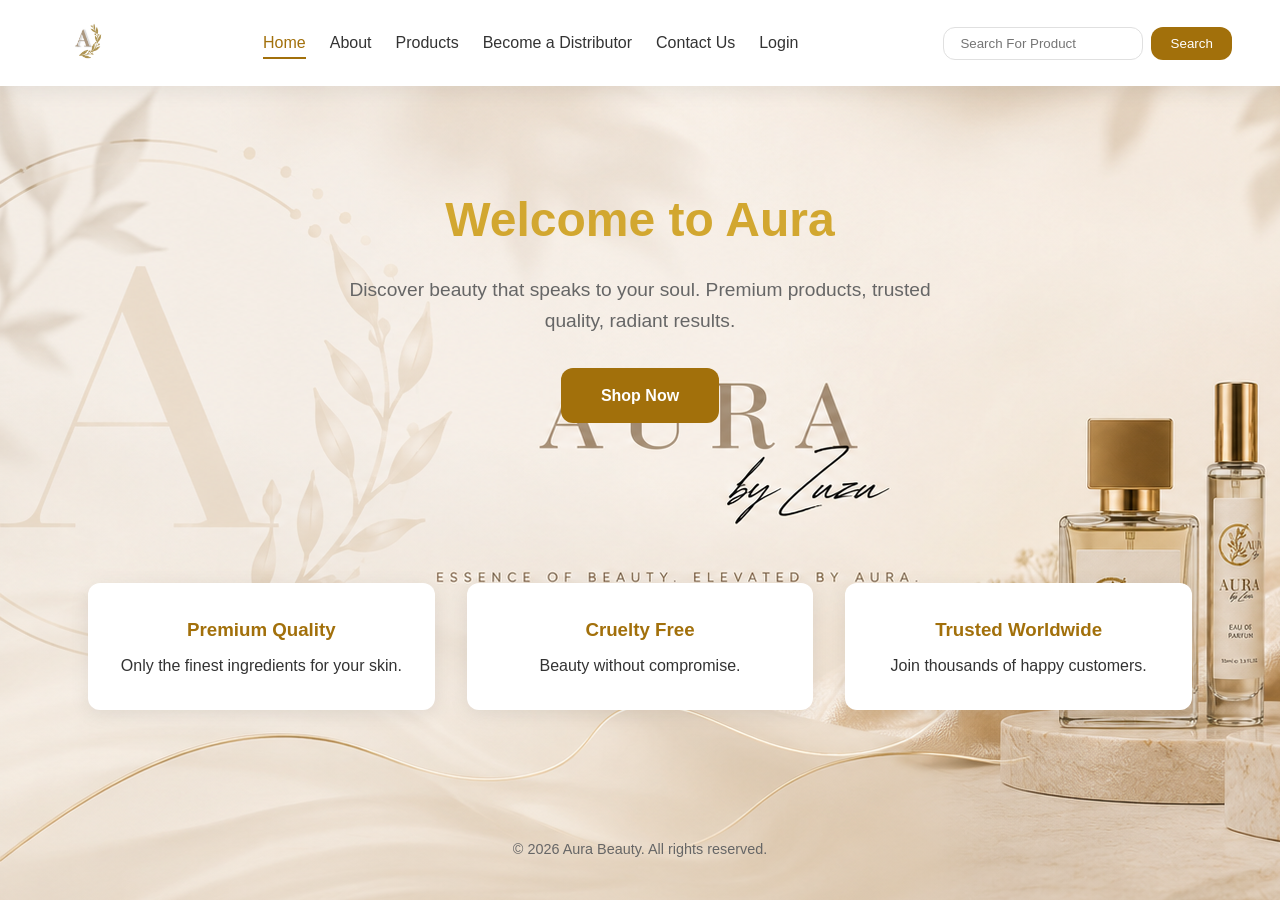
<file: index.html>
<!DOCTYPE html>
<html lang="en">
<head>
    <meta charset="UTF-8">
    <meta name="viewport" content="width=device-width, initial-scale=1.0">
    <title>Aura — Home</title>
    <link rel="stylesheet" href="styles.css">
</head>
<body>
    <nav class="navbar">
        <a href="index.html" class="logo-link">
            <img src="2.png" alt="Aura Logo" class="logo-img">
        </a>
        <ul class="menu">
            <li><a href="index.html" class="active">Home</a></li>
            <li><a href="about.html">About</a></li>
            <li><a href="products.html">Products</a></li>
            <li><a href="distributor.html">Become a Distributor</a></li>
            <li><a href="contact.html">Contact Us</a></li>
            <li><a href="login.html">Login</a></li>
        </ul>
        <div class="search">
            <input type="search" placeholder="Search For Product">
            <button class="btn">Search</button>
        </div>
    </nav>

    <header class="hero">
        <div class="hero-content">
            <h1>Welcome to Aura</h1>
            <p>Discover beauty that speaks to your soul. Premium products, trusted quality, radiant results.</p>
            <a href="products.html" class="btn-primary">Shop Now</a>
        </div>
    </header>

    <section class="features">
        <div class="feature-card">
            <h3>Premium Quality</h3>
            <p>Only the finest ingredients for your skin.</p>
        </div>
        <div class="feature-card">
            <h3>Cruelty Free</h3>
            <p>Beauty without compromise.</p>
        </div>
        <div class="feature-card">
            <h3>Trusted Worldwide</h3>
            <p>Join thousands of happy customers.</p>
        </div>
    </section>

    <footer>
        <p>&copy; 2026 Aura Beauty. All rights reserved.</p>
    </footer>
</body>
</html>
</file>
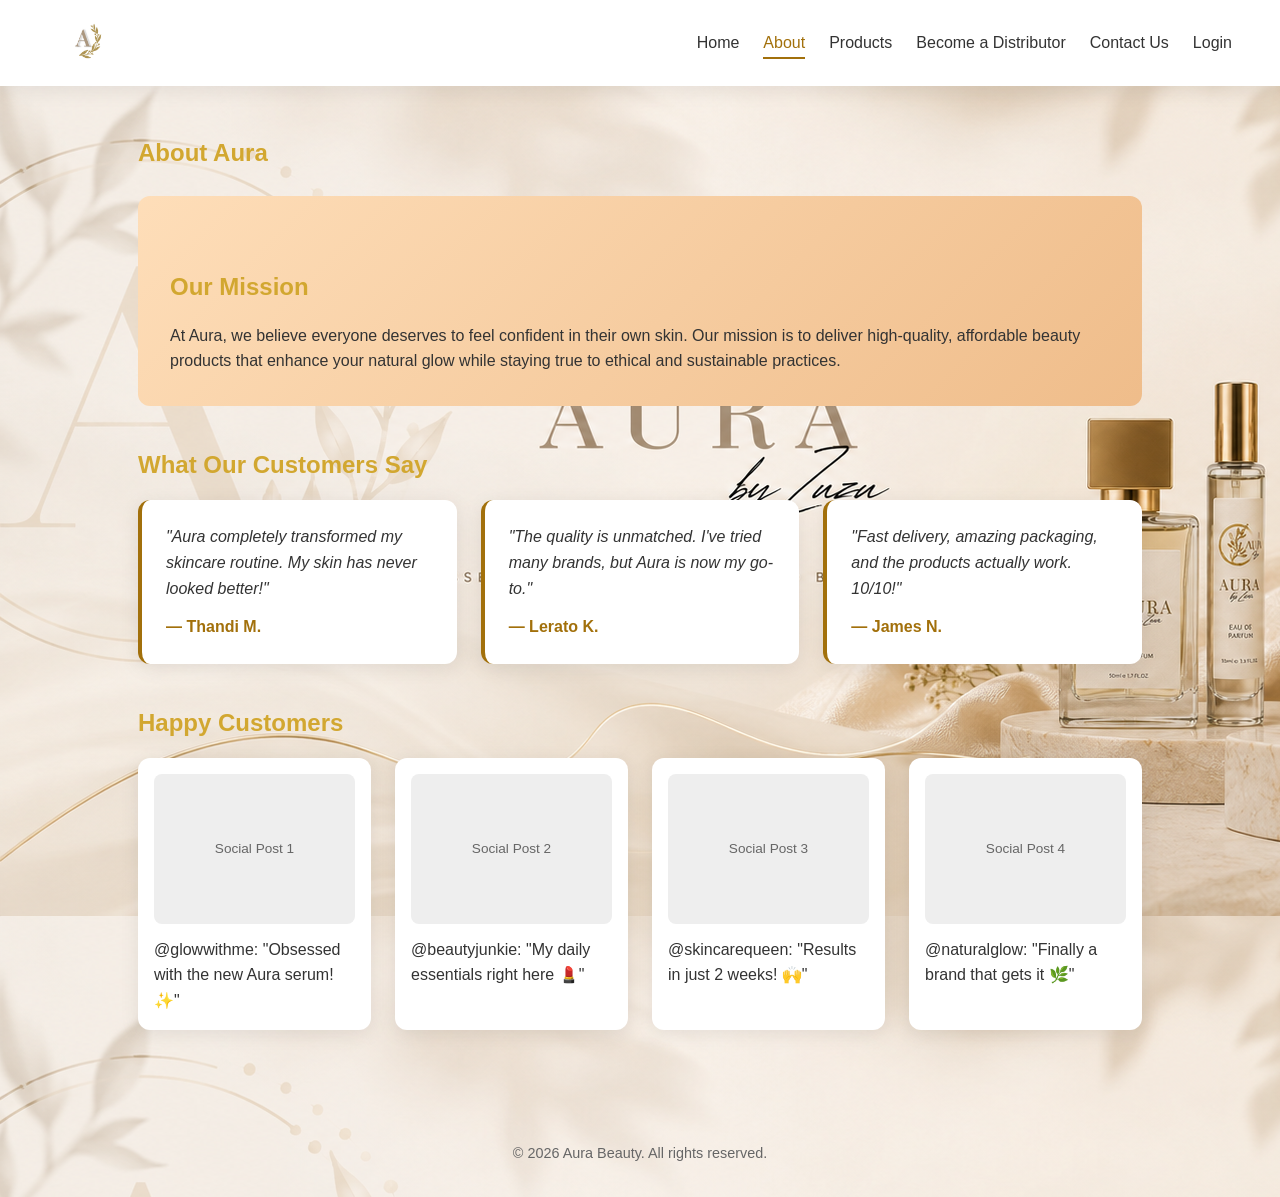
<file: about.html>
<!DOCTYPE html>
<html lang="en">
<head>
    <meta charset="UTF-8">
    <meta name="viewport" content="width=device-width, initial-scale=1.0">
    <title>Aura — About Us</title>
    <link rel="stylesheet" href="styles.css">
</head>
<body>
    <nav class="navbar">
        <a href="index.html" class="logo-link">
            <img src="2.png" alt="Aura Logo" class="logo-img">
        </a>
        <ul class="menu">
            <li><a href="index.html">Home</a></li>
            <li><a href="about.html" class="active">About</a></li>
            <li><a href="products.html">Products</a></li>
            <li><a href="distributor.html">Become a Distributor</a></li>
            <li><a href="contact.html">Contact Us</a></li>
            <li><a href="login.html">Login</a></li>
        </ul>
    </nav>

    <main class="container">
        <section class="about-section">
            <h1>About Aura</h1>
            <div class="mission-box">
                <h2>Our Mission</h2>
                <p>At Aura, we believe everyone deserves to feel confident in their own skin. Our mission is to deliver high-quality, affordable beauty products that enhance your natural glow while staying true to ethical and sustainable practices.</p>
            </div>

            <h2>What Our Customers Say</h2>
            <div class="testimonials">
                <div class="testimonial-card">
                    <p>"Aura completely transformed my skincare routine. My skin has never looked better!"</p>
                    <span>— Thandi M.</span>
                </div>
                <div class="testimonial-card">
                    <p>"The quality is unmatched. I've tried many brands, but Aura is now my go-to."</p>
                    <span>— Lerato K.</span>
                </div>
                <div class="testimonial-card">
                    <p>"Fast delivery, amazing packaging, and the products actually work. 10/10!"</p>
                    <span>— James N.</span>
                </div>
            </div>

            <h2>Happy Customers</h2>
            <div class="social-grid">
                <div class="social-post">
                    <div class="post-img placeholder">Social Post 1</div>
                    <p>@glowwithme: "Obsessed with the new Aura serum! ✨"</p>
                </div>
                <div class="social-post">
                    <div class="post-img placeholder">Social Post 2</div>
                    <p>@beautyjunkie: "My daily essentials right here 💄"</p>
                </div>
                <div class="social-post">
                    <div class="post-img placeholder">Social Post 3</div>
                    <p>@skincarequeen: "Results in just 2 weeks! 🙌"</p>
                </div>
                <div class="social-post">
                    <div class="post-img placeholder">Social Post 4</div>
                    <p>@naturalglow: "Finally a brand that gets it 🌿"</p>
                </div>
            </div>
        </section>
    </main>

    <footer>
        <p>&copy; 2026 Aura Beauty. All rights reserved.</p>
    </footer>
</body>
</html>
</file>
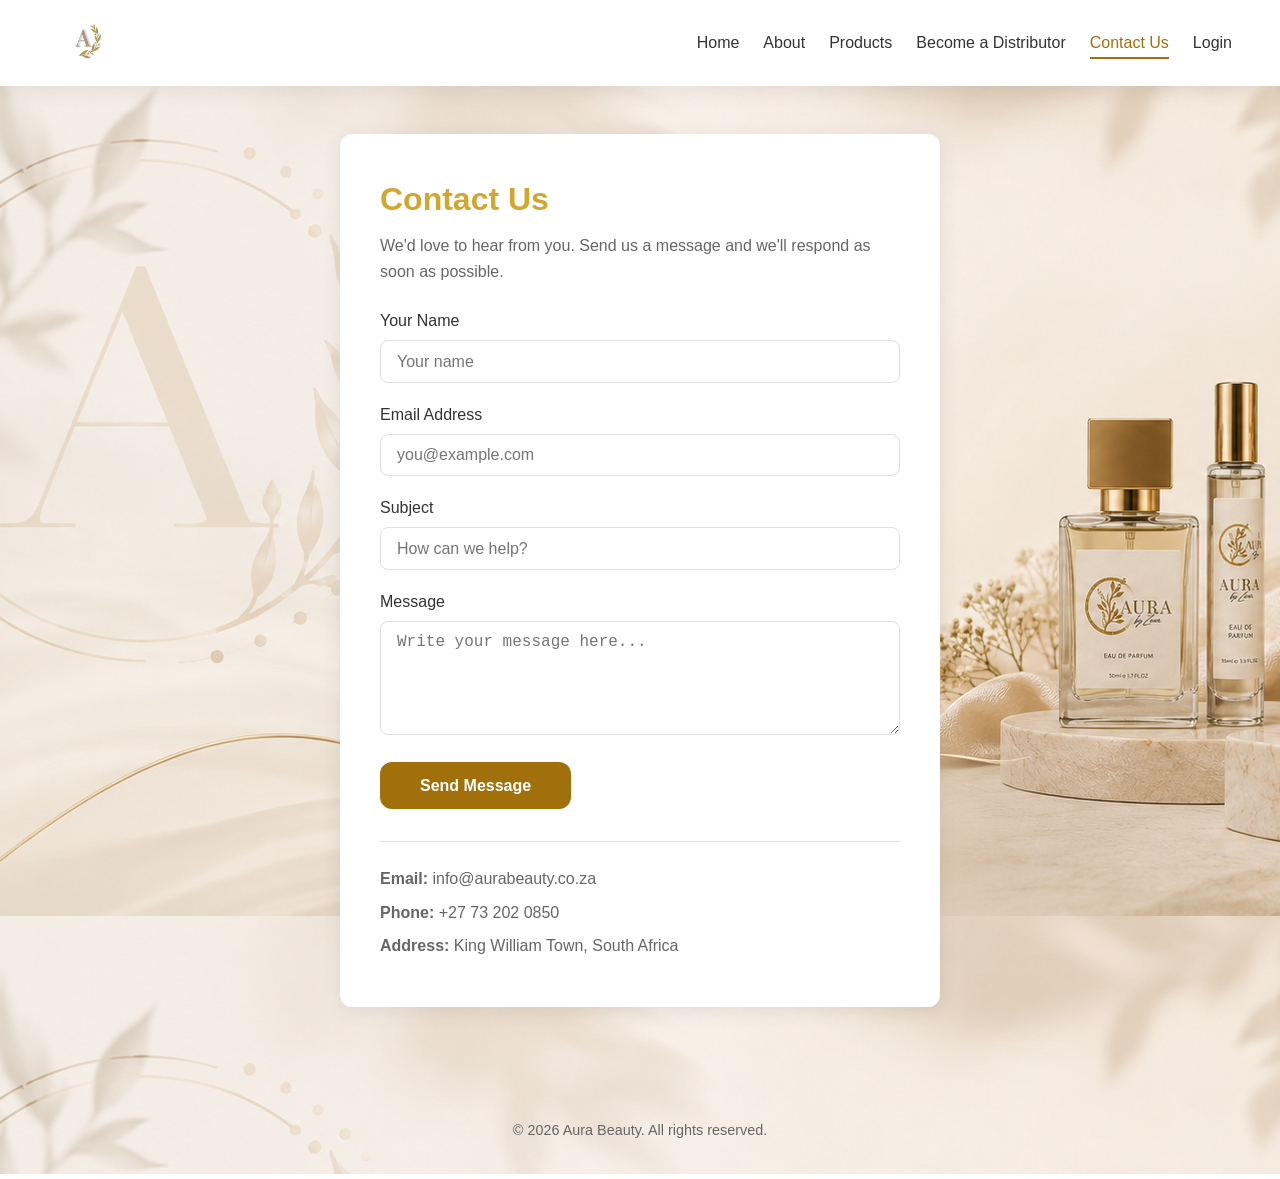
<file: contact.html>
<!DOCTYPE html>
<html lang="en">
<head>
    <meta charset="UTF-8">
    <meta name="viewport" content="width=device-width, initial-scale=1.0">
    <title>Aura — Contact Us</title>
    <link rel="stylesheet" href="styles.css">
</head>
<body>
    <nav class="navbar">
        <a href="index.html" class="logo-link">
            <img src="2.png" alt="Aura Logo" class="logo-img">
        </a>
        <ul class="menu">
            <li><a href="index.html">Home</a></li>
            <li><a href="about.html">About</a></li>
            <li><a href="products.html">Products</a></li>
            <li><a href="distributor.html">Become a Distributor</a></li>
            <li><a href="contact.html" class="active">Contact Us</a></li>
            <li><a href="login.html">Login</a></li>
        </ul>
    </nav>

    <main class="container">
        <div class="form-card">
            <h1>Contact Us</h1>
            <p>We'd love to hear from you. Send us a message and we'll respond as soon as possible.</p>
            <form action="#" method="POST">
                <div class="form-group">
                    <label for="cname">Your Name</label>
                    <input type="text" id="cname" name="name" required placeholder="Your name">
                </div>
                <div class="form-group">
                    <label for="cemail">Email Address</label>
                    <input type="email" id="cemail" name="email" required placeholder="you@example.com">
                </div>
                <div class="form-group">
                    <label for="csubject">Subject</label>
                    <input type="text" id="csubject" name="subject" required placeholder="How can we help?">
                </div>
                <div class="form-group">
                    <label for="cmessage">Message</label>
                    <textarea id="cmessage" name="message" rows="5" required placeholder="Write your message here..."></textarea>
                </div>
                <button type="submit" class="btn-primary">Send Message</button>
            </form>

            <div class="contact-info">
                <p><strong>Email:</strong> info@aurabeauty.co.za</p>
                <p><strong>Phone:</strong> +27 73 202 0850</p>
                <p><strong>Address:</strong> King William Town, South Africa</p>
            </div>
        </div>
    </main>

    <footer>
        <p>&copy; 2026 Aura Beauty. All rights reserved.</p>
    </footer>
</body>
</html>
</file>
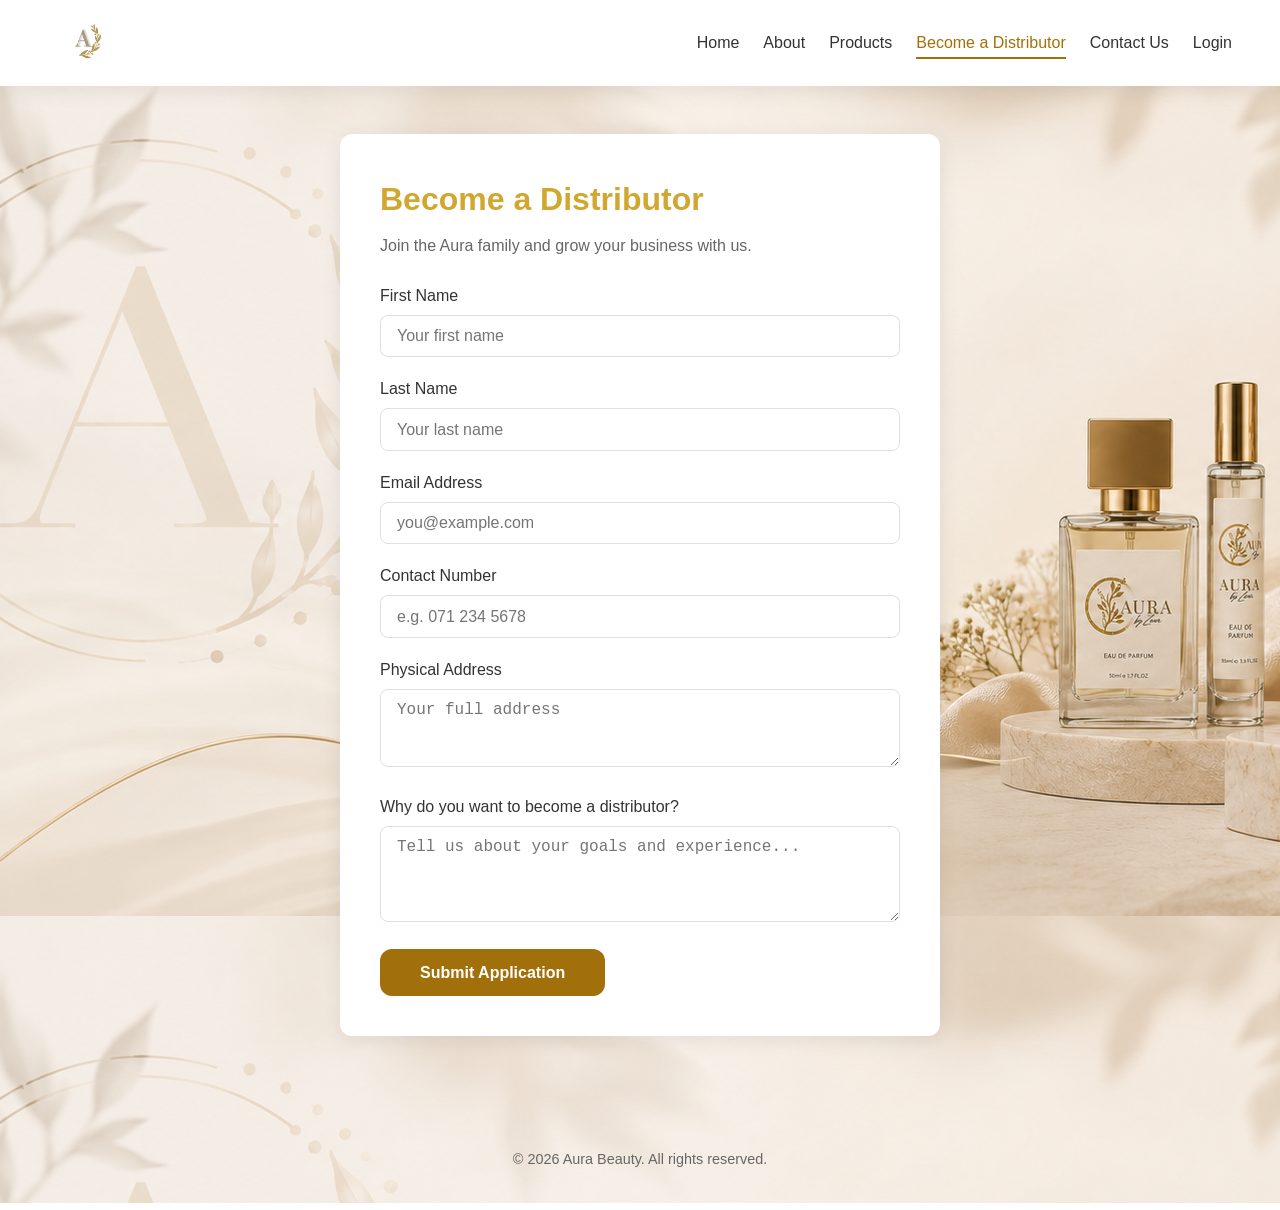
<file: distributor.html>
<!DOCTYPE html>
<html lang="en">
<head>
    <meta charset="UTF-8">
    <meta name="viewport" content="width=device-width, initial-scale=1.0">
    <title>Aura — Become a Distributor</title>
    <link rel="stylesheet" href="styles.css">
</head>
<body>
    <nav class="navbar">
        <a href="index.html" class="logo-link">
            <img src="2.png" alt="Aura Logo" class="logo-img">
        </a>
        <ul class="menu">
            <li><a href="index.html">Home</a></li>
            <li><a href="about.html">About</a></li>
            <li><a href="products.html">Products</a></li>
            <li><a href="distributor.html" class="active">Become a Distributor</a></li>
            <li><a href="contact.html">Contact Us</a></li>
            <li><a href="login.html">Login</a></li>
        </ul>
    </nav>

    <main class="container">
        <div class="form-card">
            <h1>Become a Distributor</h1>
            <p>Join the Aura family and grow your business with us.</p>
            <form action="#" method="POST">
                <div class="form-group">
                    <label for="fname">First Name</label>
                    <input type="text" id="fname" name="firstname" required placeholder="Your first name">
                </div>
                <div class="form-group">
                    <label for="lname">Last Name</label>
                    <input type="text" id="lname" name="lastname" required placeholder="Your last name">
                </div>
                <div class="form-group">
                    <label for="email">Email Address</label>
                    <input type="email" id="email" name="email" required placeholder="you@example.com">
                </div>
                <div class="form-group">
                    <label for="contact">Contact Number</label>
                    <input type="tel" id="contact" name="contact" required placeholder="e.g. 071 234 5678">
                </div>
                <div class="form-group">
                    <label for="address">Physical Address</label>
                    <textarea id="address" name="address" rows="3" required placeholder="Your full address"></textarea>
                </div>
                <div class="form-group">
                    <label for="reason">Why do you want to become a distributor?</label>
                    <textarea id="reason" name="reason" rows="4" required placeholder="Tell us about your goals and experience..."></textarea>
                </div>
                <button type="submit" class="btn-primary">Submit Application</button>
            </form>
        </div>
    </main>

    <footer>
        <p>&copy; 2026 Aura Beauty. All rights reserved.</p>
    </footer>
</body>
</html>
</file>
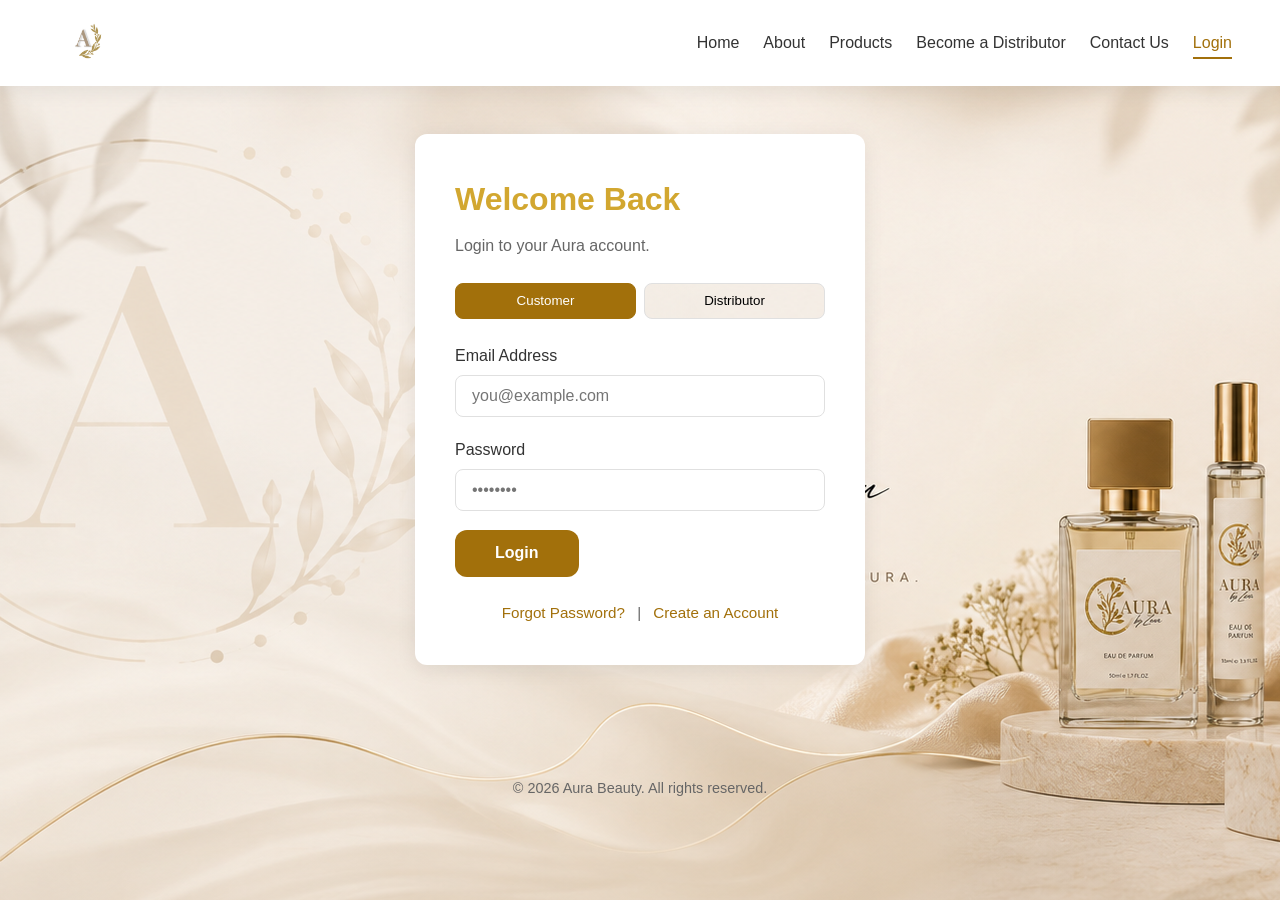
<file: login.html>
<!DOCTYPE html>
<html lang="en">
<head>
    <meta charset="UTF-8">
    <meta name="viewport" content="width=device-width, initial-scale=1.0">
    <title>Aura — Login</title>
    <link rel="stylesheet" href="styles.css">
</head>
<body>
    <nav class="navbar">
        <a href="index.html" class="logo-link">
            <img src="2.png" alt="Aura Logo" class="logo-img">
        </a>
        <ul class="menu">
            <li><a href="index.html">Home</a></li>
            <li><a href="about.html">About</a></li>
            <li><a href="products.html">Products</a></li>
            <li><a href="distributor.html">Become a Distributor</a></li>
            <li><a href="contact.html">Contact Us</a></li>
            <li><a href="login.html" class="active">Login</a></li>
        </ul>
    </nav>

    <main class="container">
        <div class="form-card login-card">
            <h1>Welcome Back</h1>
            <p>Login to your Aura account.</p>

            <div class="tabs">
                <button class="tab-btn active" onclick="switchTab('customer')">Customer</button>
                <button class="tab-btn" onclick="switchTab('distributor')">Distributor</button>
            </div>

            <form action="#" method="POST" id="login-form">
                <div class="form-group">
                    <label for="login-email">Email Address</label>
                    <input type="email" id="login-email" name="email" required placeholder="you@example.com">
                </div>
                <div class="form-group">
                    <label for="login-password">Password</label>
                    <input type="password" id="login-password" name="password" required placeholder="••••••••">
                </div>
                <button type="submit" class="btn-primary">Login</button>
            </form>

            <div class="login-links">
                <a href="#">Forgot Password?</a>
                <span>|</span>
                <a href="#">Create an Account</a>
            </div>
        </div>
    </main>

    <footer>
        <p>&copy; 2026 Aura Beauty. All rights reserved.</p>
    </footer>

    <script>
        function switchTab(type) {
            document.querySelectorAll('.tab-btn').forEach(btn => btn.classList.remove('active'));
            event.target.classList.add('active');
            // In a real app, this would switch the form action or fields
        }
    </script>
</body>
</html>
</file>
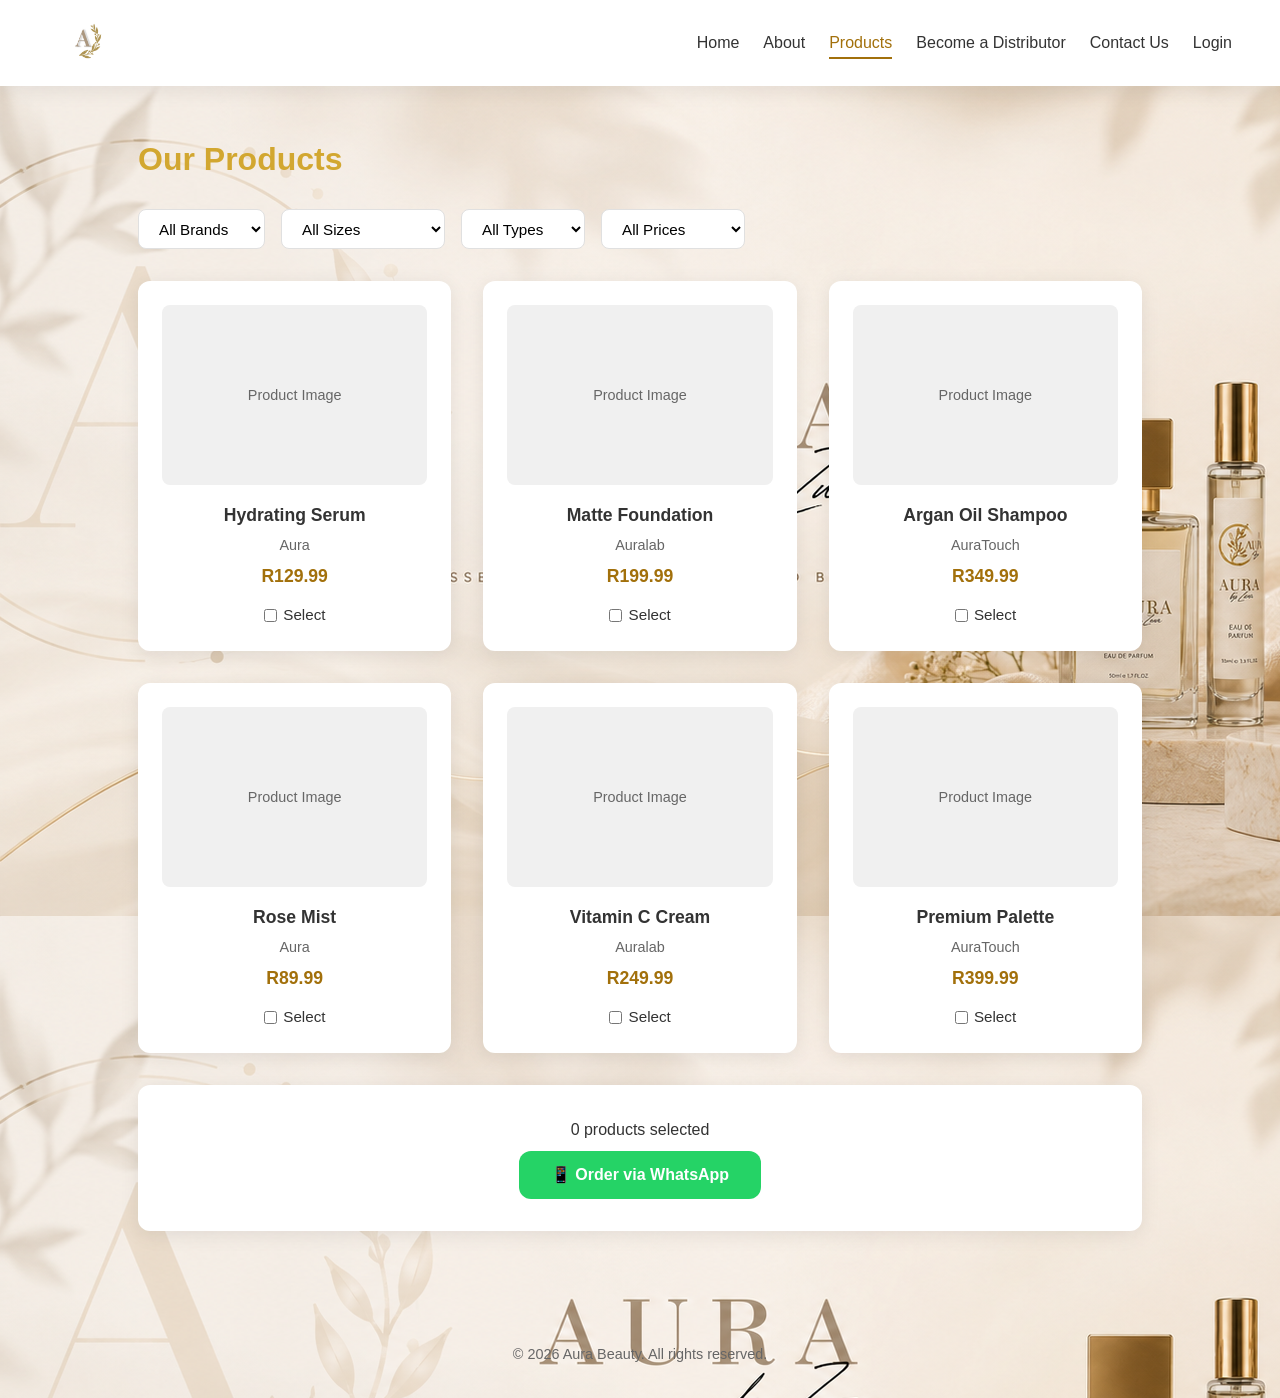
<file: products.html>
<!DOCTYPE html>
<html lang="en">
<head>
    <meta charset="UTF-8">
    <meta name="viewport" content="width=device-width, initial-scale=1.0">
    <title>Aura — Products</title>
    <link rel="stylesheet" href="styles.css">
</head>
<body>
    <nav class="navbar">
        <a href="index.html" class="logo-link">
            <img src="2.png" alt="Aura Logo" class="logo-img">
        </a>
        <ul class="menu">
            <li><a href="index.html">Home</a></li>
            <li><a href="about.html">About</a></li>
            <li><a href="products.html" class="active">Products</a></li>
            <li><a href="distributor.html">Become a Distributor</a></li>
            <li><a href="contact.html">Contact Us</a></li>
            <li><a href="login.html">Login</a></li>
        </ul>
    </nav>

    <main class="container">
        <h1>Our Products</h1>

        <div class="filters">
            <select id="filter-brand">
                <option value="all">All Brands</option>
                <option value="aura">Aura</option>
                <option value="glowlab">Auralab</option>
                <option value="puretouch">AuraTouch</option>
            </select>
            <select id="filter-size">
                <option value="all">All Sizes</option>
                <option value="small">Small (50ml)</option>
                <option value="medium">Medium (100ml)</option>
                <option value="large">Large (200ml)</option>
            </select>
            <select id="filter-type">
                <option value="all">All Types</option>
                <option value="skincare">Skincare</option>
                <option value="makeup">Makeup</option>
                <option value="haircare">Haircare</option>
                <option value="fragrance">Fragrance</option>
            </select>
            <select id="filter-price">
                <option value="all">All Prices</option>
                <option value="low">Under R150</option>
                <option value="mid">R150 – R300</option>
                <option value="high">Above R300</option>
            </select>
        </div>

        <div class="product-grid" id="product-grid">
            <div class="product-card" data-brand="aura" data-size="small" data-type="skincare" data-price="low">
                <div class="product-img placeholder">Product Image</div>
                <h3>Hydrating Serum</h3>
                <p class="brand">Aura</p>
                <p class="price">R129.99</p>
                <label><input type="checkbox" class="select-product" data-name="Hydrating Serum"> Select</label>
            </div>
            <div class="product-card" data-brand="glowlab" data-size="medium" data-type="makeup" data-price="mid">
                <div class="product-img placeholder">Product Image</div>
                <h3>Matte Foundation</h3>
                <p class="brand">Auralab</p>
                <p class="price">R199.99</p>
                <label><input type="checkbox" class="select-product" data-name="Matte Foundation"> Select</label>
            </div>
            <div class="product-card" data-brand="puretouch" data-size="large" data-type="haircare" data-price="high">
                <div class="product-img placeholder">Product Image</div>
                <h3>Argan Oil Shampoo</h3>
                <p class="brand">AuraTouch</p>
                <p class="price">R349.99</p>
                <label><input type="checkbox" class="select-product" data-name="Argan Oil Shampoo"> Select</label>
            </div>
            <div class="product-card" data-brand="aura" data-size="small" data-type="fragrance" data-price="low">
                <div class="product-img placeholder">Product Image</div>
                <h3>Rose Mist</h3>
                <p class="brand">Aura</p>
                <p class="price">R89.99</p>
                <label><input type="checkbox" class="select-product" data-name="Rose Mist"> Select</label>
            </div>
            <div class="product-card" data-brand="glowlab" data-size="medium" data-type="skincare" data-price="mid">
                <div class="product-img placeholder">Product Image</div>
                <h3>Vitamin C Cream</h3>
                <p class="brand">Auralab</p>
                <p class="price">R249.99</p>
                <label><input type="checkbox" class="select-product" data-name="Vitamin C Cream"> Select</label>
            </div>
            <div class="product-card" data-brand="puretouch" data-size="large" data-type="makeup" data-price="high">
                <div class="product-img placeholder">Product Image</div>
                <h3>Premium Palette</h3>
                <p class="brand">AuraTouch</p>
                <p class="price">R399.99</p>
                <label><input type="checkbox" class="select-product" data-name="Premium Palette"> Select</label>
            </div>
        </div>

        <div class="whatsapp-section">
            <p id="selected-count">0 products selected</p>
            <button class="btn-whatsapp" onclick="sendWhatsApp()">📱 Order via WhatsApp</button>
        </div>
    </main>

    <footer>
        <p>&copy; 2026 Aura Beauty. All rights reserved.</p>
    </footer>

    <script>
        const filters = {
            brand: document.getElementById('filter-brand'),
            size: document.getElementById('filter-size'),
            type: document.getElementById('filter-type'),
            price: document.getElementById('filter-price')
        };

        function filterProducts() {
            const cards = document.querySelectorAll('.product-card');
            cards.forEach(card => {
                const matchBrand = filters.brand.value === 'all' || card.dataset.brand === filters.brand.value;
                const matchSize = filters.size.value === 'all' || card.dataset.size === filters.size.value;
                const matchType = filters.type.value === 'all' || card.dataset.type === filters.type.value;
                const matchPrice = filters.price.value === 'all' || card.dataset.price === filters.price.value;
                card.style.display = (matchBrand && matchSize && matchType && matchPrice) ? 'block' : 'none';
            });
        }

        Object.values(filters).forEach(f => f.addEventListener('change', filterProducts));

        function updateCount() {
            const checked = document.querySelectorAll('.select-product:checked');
            document.getElementById('selected-count').textContent = checked.length + ' product(s) selected';
        }
        document.querySelectorAll('.select-product').forEach(cb => cb.addEventListener('change', updateCount));

        function sendWhatsApp() {
            const checked = document.querySelectorAll('.select-product:checked');
            if (checked.length === 0) {
                alert('Please select at least one product.');
                return;
            }
            const items = Array.from(checked).map(cb => '• ' + cb.dataset.name).join('%0A');
            const message = 'Hello Aura! I would like to order the following products:%0A%0A' + items;
            const phone = '27732020850'; 
            window.open('https://wa.me/' + phone + '?text=' + message, '_blank');
        }
    </script>
</body>
</html>
</file>
<file: styles.css>
:root {
    --primary: #a2700b;
    --primary-dark: #d2a730;
    --accent: hsl(35, 81%, 85%);
    --bg: url(Landscape\ BG.png);
    --card: #ffffff;
    --text: #333333;
    --text-light: #666666;
    --border: #e0e0e0;
    --shadow: 0 4px 20px rgba(0,0,0,0.08);
    --radius: 12px;
}

* {
    margin: 0;
    padding: 0;
    box-sizing: border-box;
}

body {
    font-family: 'Segoe UI', Tahoma, Geneva, Verdana, sans-serif;
    background: var(--bg);
    color: var(--text);
    line-height: 1.6;
}

/* Navbar */
.navbar {
    display: flex;
    align-items: center;
    justify-content: space-between;
    background: var(--card);
    padding: 0.5rem 3rem;
    box-shadow: var(--shadow);
    position: sticky;
    top: 0;
    z-index: 100;
    flex-wrap: wrap;
}

.logo-link {
    display: flex;
    align-items: center;
    text-decoration: none;
}

.logo-img {
    width: 70px;
    height: 70px;
    object-fit: contain;
    transition: transform 0.2s;
}

.logo-link:hover .logo-img {
    transform: scale(1.05);
}

.menu {
    display: flex;
    list-style: none;
    gap: 1.5rem;
}

.menu a {
    text-decoration: none;
    color: var(--text);
    font-weight: 500;
    padding: 0.5rem 0;
    position: relative;
    transition: color 0.2s;
}

.menu a:hover,
.menu a.active {
    color: var(--primary);
}

.menu a.active::after {
    content: '';
    position: absolute;
    bottom: 0;
    left: 0;
    width: 100%;
    height: 2px;
    background: var(--primary);
}

.search {
    display: flex;
    gap: 0.5rem;
}

.search input {
    padding: 0.5rem 1rem;
    border: 1px solid var(--border);
    border-radius: var(--radius);
    outline: none;
    width: 200px;
}

.search .btn,
.btn {
    padding: 0.5rem 1.2rem;
    background: var(--primary);
    color: white;
    border: none;
    border-radius: var(--radius);
    cursor: pointer;
    font-weight: 500;
    transition: background 0.2s;
}

.search .btn:hover,
.btn:hover {
    background: var(--primary-dark);
}

/* Hero */
.hero {
    background: transparent;
    padding: 6rem 3rem;
    text-align: center;
}

.hero-content h1 {
    font-size: 3rem;
    color: var(--primary-dark);
    margin-bottom: 1rem;
}

.hero-content p {
    font-size: 1.2rem;
    color: var(--text-light);
    max-width: 600px;
    margin: 0 auto 2rem;
}

.btn-primary {
    display: inline-block;
    padding: 0.9rem 2.5rem;
    background: var(--primary);
    color: white;
    text-decoration: none;
    border-radius: var(--radius);
    font-weight: 600;
    font-size: 1rem;
    border: none;
    cursor: pointer;
    transition: background 0.2s, transform 0.2s;
}

.btn-primary:hover {
    background: var(--primary-dark);
    transform: translateY(-2px);
}

/* Features */
.features {
    display: grid;
    grid-template-columns: repeat(auto-fit, minmax(250px, 1fr));
    gap: 2rem;
    padding: 4rem 3rem;
    max-width: 1200px;
    margin: 0 auto;
}

.feature-card {
    background: var(--card);
    padding: 2rem;
    border-radius: var(--radius);
    box-shadow: var(--shadow);
    text-align: center;
}

.feature-card h3 {
    color: var(--primary);
    margin-bottom: 0.5rem;
}

/* Container */
.container {
    max-width: 1100px;
    margin: 0 auto;
    padding: 3rem;
}

.container h1 {
    margin-bottom: 1.5rem;
    color: var(--primary-dark);
}

/* Forms */
.form-card {
    background: var(--card);
    padding: 2.5rem;
    border-radius: var(--radius);
    box-shadow: var(--shadow);
    max-width: 600px;
    margin: 0 auto;
}

.form-card h1 {
    margin-bottom: 0.5rem;
}

.form-card > p {
    color: var(--text-light);
    margin-bottom: 1.5rem;
}

.form-group {
    margin-bottom: 1.2rem;
}

.form-group label {
    display: block;
    margin-bottom: 0.4rem;
    font-weight: 500;
    color: var(--text);
}

.form-group input,
.form-group textarea,
.form-group select {
    width: 100%;
    padding: 0.7rem 1rem;
    border: 1px solid var(--border);
    border-radius: 8px;
    font-size: 1rem;
    outline: none;
    transition: border-color 0.2s;
}

.form-group input:focus,
.form-group textarea:focus {
    border-color: var(--primary);
}

/* Login */
.login-card {
    max-width: 450px;
}

.tabs {
    display: flex;
    gap: 0.5rem;
    margin-bottom: 1.5rem;
}

.tab-btn {
    flex: 1;
    padding: 0.6rem;
    background: var(--bg);
    border: 1px solid var(--border);
    border-radius: 8px;
    cursor: pointer;
    font-weight: 500;
    transition: all 0.2s;
}

.tab-btn.active {
    background: var(--primary);
    color: white;
    border-color: var(--primary);
}

.login-links {
    margin-top: 1.5rem;
    text-align: center;
    font-size: 0.95rem;
}

.login-links a {
    color: var(--primary);
    text-decoration: none;
}

.login-links a:hover {
    text-decoration: underline;
}

.login-links span {
    margin: 0 0.5rem;
    color: var(--text-light);
}

/* Products */
.filters {
    display: flex;
    gap: 1rem;
    flex-wrap: wrap;
    margin-bottom: 2rem;
}

.filters select {
    padding: 0.6rem 1rem;
    border: 1px solid var(--border);
    border-radius: 8px;
    background: var(--card);
    cursor: pointer;
    font-size: 0.95rem;
}

.product-grid {
    display: grid;
    grid-template-columns: repeat(auto-fill, minmax(260px, 1fr));
    gap: 2rem;
    margin-bottom: 2rem;
}

.product-card {
    background: var(--card);
    border-radius: var(--radius);
    box-shadow: var(--shadow);
    padding: 1.5rem;
    text-align: center;
    transition: transform 0.2s;
}

.product-card:hover {
    transform: translateY(-4px);
}

.product-img {
    width: 100%;
    height: 180px;
    background: #f0f0f0;
    border-radius: 8px;
    display: flex;
    align-items: center;
    justify-content: center;
    color: var(--text-light);
    margin-bottom: 1rem;
    font-size: 0.9rem;
}

.product-card h3 {
    font-size: 1.1rem;
    margin-bottom: 0.3rem;
}

.product-card .brand {
    color: var(--text-light);
    font-size: 0.9rem;
    margin-bottom: 0.3rem;
}

.product-card .price {
    color: var(--primary);
    font-weight: 700;
    font-size: 1.1rem;
    margin-bottom: 0.8rem;
}

.product-card label {
    display: flex;
    align-items: center;
    justify-content: center;
    gap: 0.4rem;
    cursor: pointer;
    font-size: 0.95rem;
}

.whatsapp-section {
    text-align: center;
    padding: 2rem;
    background: var(--card);
    border-radius: var(--radius);
    box-shadow: var(--shadow);
}

.btn-whatsapp {
    padding: 0.9rem 2rem;
    background: #25d366;
    color: white;
    border: none;
    border-radius: var(--radius);
    font-size: 1rem;
    font-weight: 600;
    cursor: pointer;
    transition: background 0.2s;
    margin-top: 0.5rem;
}

.btn-whatsapp:hover {
    background: #128c7e;
}

.hint {
    font-size: 0.8rem;
    color: var(--text-light);
    margin-top: 0.5rem;
}

/* About */
.about-section h2 {
    margin: 2.5rem 0 1rem;
    color: var(--primary-dark);
}

.mission-box {
    background: linear-gradient(135deg, hsl(32, 97%, 86%), hsl(30, 76%, 74%));
    padding: 2rem;
    border-radius: var(--radius);
    margin-bottom: 2rem;
}

.testimonials {
    display: grid;
    grid-template-columns: repeat(auto-fit, minmax(260px, 1fr));
    gap: 1.5rem;
    margin-bottom: 2rem;
}

.testimonial-card {
    background: var(--card);
    padding: 1.5rem;
    border-radius: var(--radius);
    box-shadow: var(--shadow);
    border-left: 4px solid var(--primary);
}

.testimonial-card p {
    font-style: italic;
    margin-bottom: 0.8rem;
}

.testimonial-card span {
    font-weight: 600;
    color: var(--primary);
}

.social-grid {
    display: grid;
    grid-template-columns: repeat(auto-fit, minmax(220px, 1fr));
    gap: 1.5rem;
}

.social-post {
    background: var(--card);
    padding: 1rem;
    border-radius: var(--radius);
    box-shadow: var(--shadow);
}

.post-img {
    width: 100%;
    height: 150px;
    background: #eee;
    border-radius: 8px;
    display: flex;
    align-items: center;
    justify-content: center;
    color: var(--text-light);
    margin-bottom: 0.8rem;
    font-size: 0.85rem;
}

/* Contact Info */
.contact-info {
    margin-top: 2rem;
    padding-top: 1.5rem;
    border-top: 1px solid var(--border);
}

.contact-info p {
    margin-bottom: 0.5rem;
    color: var(--text-light);
}

/* Footer */
footer {
    text-align: center;
    padding: 2rem;
    color: var(--text-light);
    font-size: 0.9rem;
    margin-top: 2rem;
}

/* Responsive */
@media (max-width: 768px) {
    .navbar {
        flex-direction: column;
        padding: 1rem;
        gap: 1rem;
    }

    .menu {
        flex-wrap: wrap;
        justify-content: center;
        gap: 1rem;
    }

    .hero-content h1 {
        font-size: 2rem;
    }

    .container {
        padding: 1.5rem;
    }

    .filters {
        flex-direction: column;
    }
}
</file>
